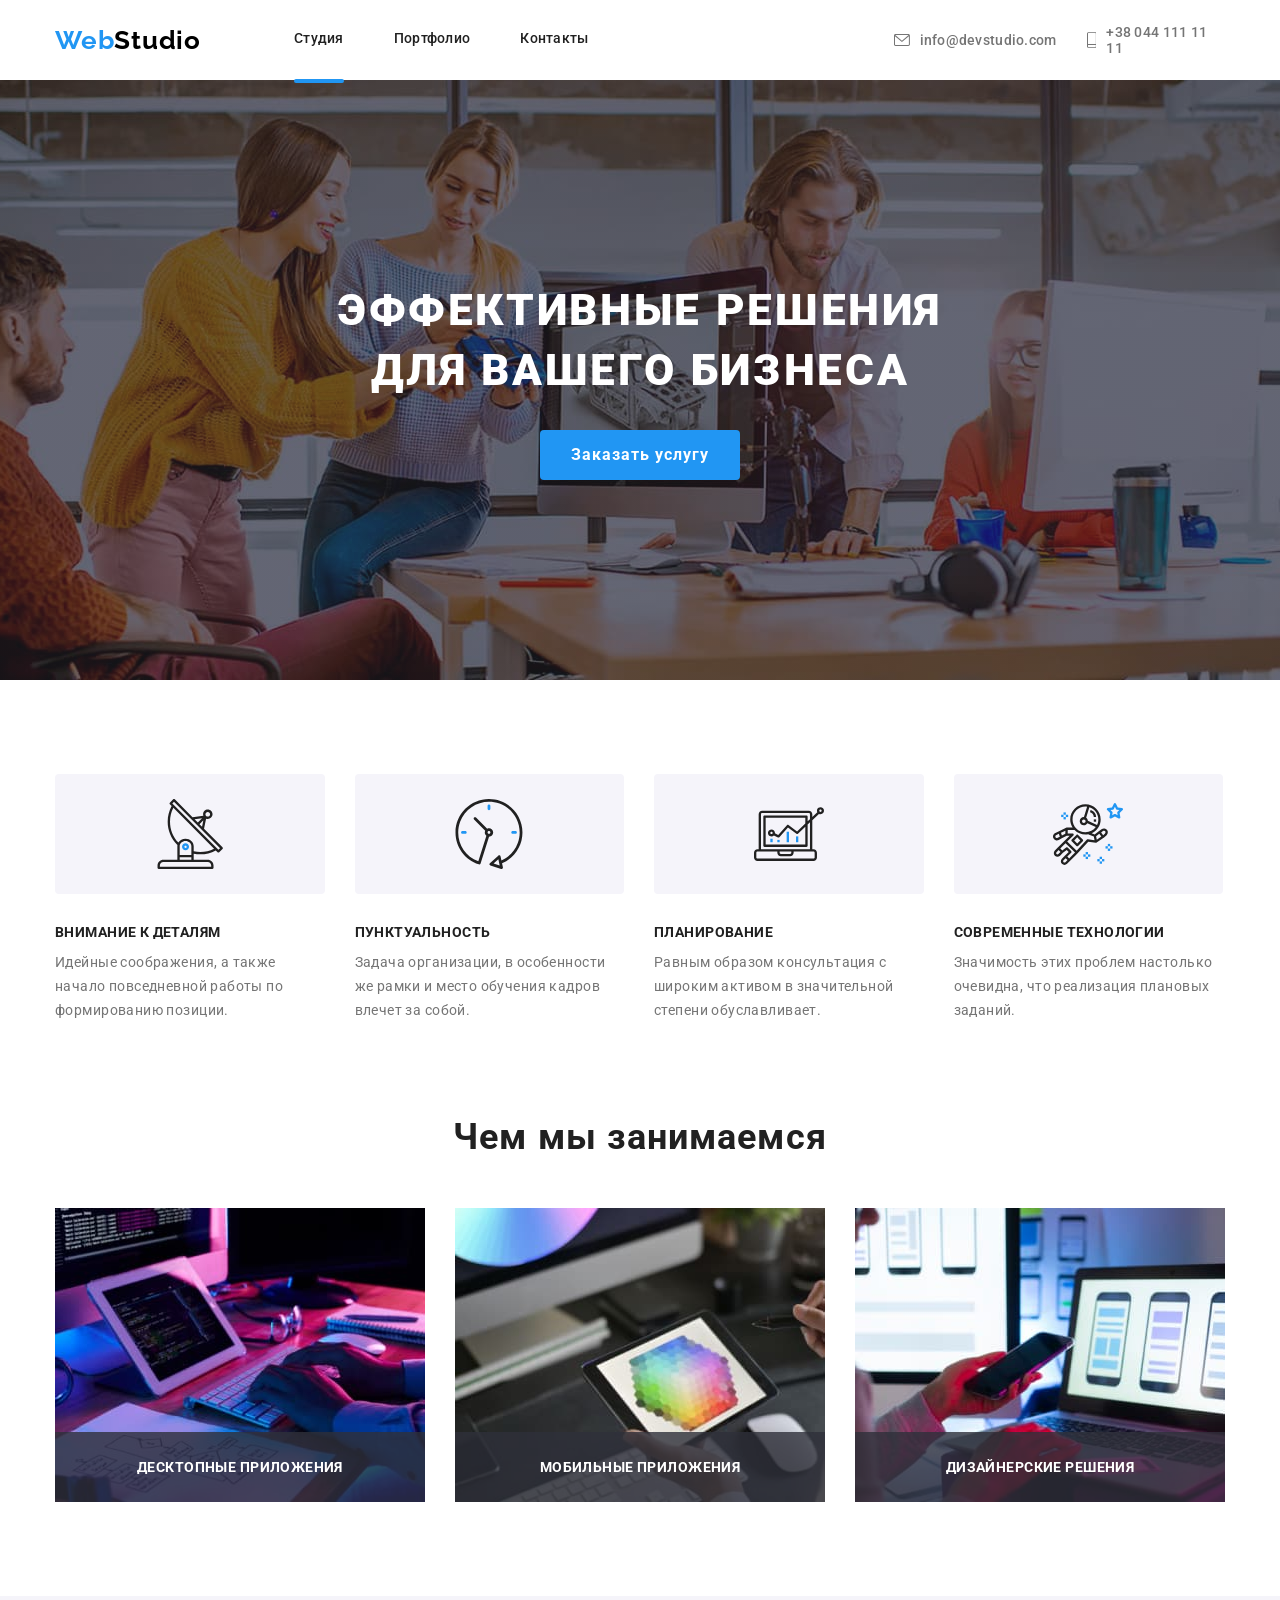
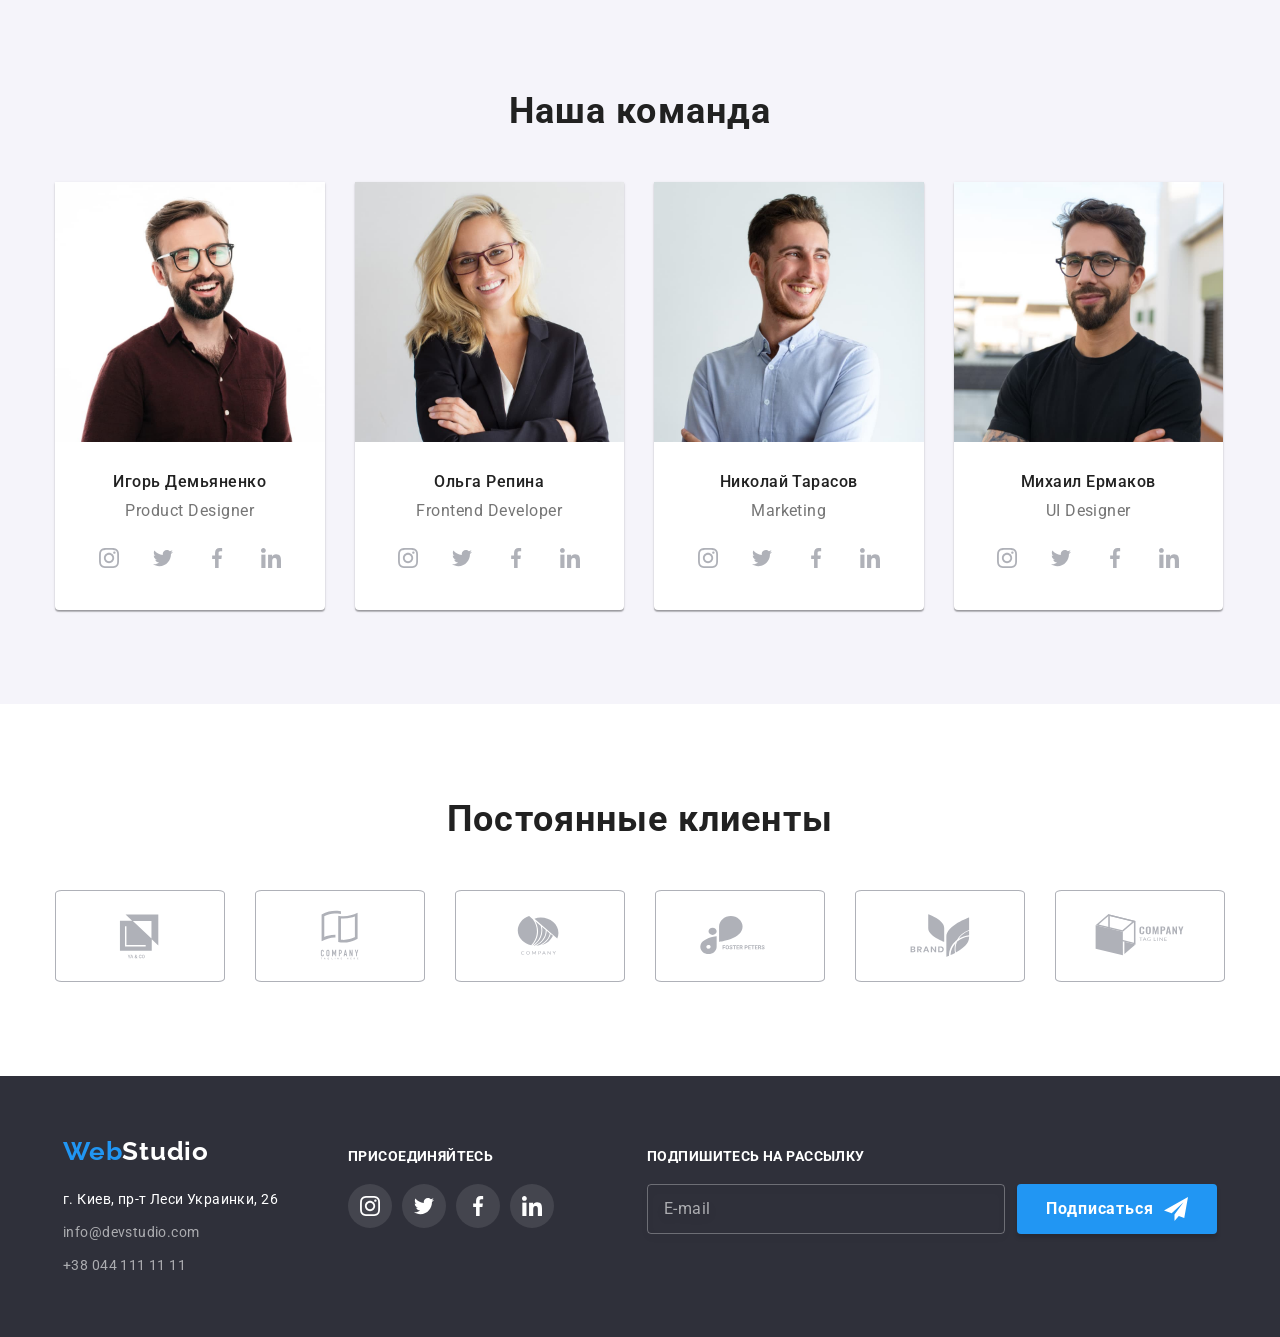
<file: index.html>
<!DOCTYPE html>
<html lang="ru">
<head>
    <meta charset="UTF-8">
    <meta http-equiv="X-UA-Compatible" content="IE=edge">
    <meta name="viewport" content="width=device-width, initial-scale=1.0">
    <title>WebStudio</title>
    <link rel="stylesheet" href="https://cdnjs.cloudflare.com/ajax/libs/modern-normalize/1.0.0/modern-normalize.min.css" />
    <link rel="preconnect" href="https://fonts.googleapis.com">
    <link rel="preconnect" href="https://fonts.gstatic.com" crossorigin>
    <link href="https://fonts.googleapis.com/css2?family=Raleway:wght@700&family=Roboto:wght@400;500;700;900&display=swap"
    rel="stylesheet">
    <link rel="stylesheet" href="./css/main.css">
</head>
<body>
    <header>
        <!-- Навигация -->
        <nav class="top_panel">
            <!-- Лого -->
            <a href="" class="logo logo--dark"><span class="logo--highlighting">Web</span>Studio</a>
            <!-- Меню -->
            <ul class="menu top_panel__menu">
                <li><a href="./index.html" class="nav_text menu__nav_text underline">Студия</a></li>
                <li class="menu__items">
                    <a href="./portfolio.html" class="nav_text menu__nav_text">Портфолио</a>
                </li>
                <li class="menu__items">
                    <a href="#bottom_panel" class="nav_text menu__nav_text">Контакты</a>
                </li>            
            </ul>
            <!-- Контакты -->
            <ul class="contacts top_panel__contacts">
                <li class="contacts__item">
                    <a href="mailto:info@devstudio.com" class="contacts_container">
                        <svg class="contacts_container__icon_mail">
                            <use href="./img/icons/symbol-defs.svg#icon-mail"></use>
                        </svg>
                        <p class="contacts_container__nav_text nav_text--dim">info@devstudio.com</p>
                    </a>
                </li>
                <li class="contacts__item">
                    <a href="tel:+380441111111" class="contacts_container">
                        <svg class="contacts_container__icon_phone">
                            <use href="./img/icons/symbol-defs.svg#icon-phone"></use>
                        </svg>
                        <p class="contacts_container__nav_text nav_text--dim">+38 044 111 11 11</p>
                    </a>
                </li>
            </ul>
            <button type="button" class="menu_open_btn">
                <svg class="menu_open_btn_icon">
                    <use href="./img/icons/symbol-defs.svg#icon-menu_open"></use>
                </svg>
            </button>
        </nav>
        <div class="mob_menu is_hidden">
            <button type="button" class="mob_menu__close_btn">
                <svg class="close_btn_icon">
                    <use href="./img/icons/symbol-defs.svg#icon-menu_close"></use>
                </svg>
            </button>
            <!-- Меню -->
            <ul>
                <li>
                    <a href="./index.html" class="mob_menu__text">Студия</a>
                </li>
                <li class="mob_menu__items">
                    <a href="./portfolio.html" class="mob_menu__text">Портфолио</a>
                </li>
                <li class="mob_menu__items">
                    <a href="#bottom_panel" class="mob_menu__text">Контакты</a>
                </li>
            </ul>
            <!-- Контакты -->
            <div class="mob_menu_bottom">
                <ul class="mob_contacts">
                    <li class="mob_contacts__box">
                        <a href="" class="mob_contacts__tel">+38 044 111 11 11</a>
                    </li>
                    <li class="mob_contacts__box">
                        <a href="" class="mob_contacts__mail">+info@devstudio.com</a>
                    </li>
                </ul>
                <!-- Линки -->
                <ul class="mob_menu__link_container">
                    <li class="mob_menu__link_box">
                        <a href="" class="mob_menu__link">Instagram</a>
                    </li>
                    <li class="mob_menu__link_box">
                        <a href="" class="mob_menu__link">Twitter</a>
                    </li>
                    <li class="mob_menu__link_box">
                        <a href="" class="mob_menu__link">Facebook</a>
                    </li>
                    <li class="mob_menu__link_box">
                        <a href="" class="mob_menu__link">LinkedIn</a>
                    </li>
                </ul>
            </div>
        </div>
    </header>
    <main>
        <!-- Превью -->
        <section class="preview_section">
            <div class="preview_container">
                <h1 class="preview_container__title preview_container__title--light">эффективные решения для вашего бизнеса</h1>
                <button type="button" class="preview_container__btn btn btn--light" data-modal-open>Заказать услугу</button>
            </div>
        </section>
        <!-- Хорошие качества -->
        <section class="good_qualities_section">
            <div class="container">
                <ul class="good_qualities">
                    <li class="good_quality good_qualities__good_quality">
                        <div class="good_quality__icon_container icon_container icon_container--light">
                            <svg class="good_quality__icon">
                                <use href="./img/icons/symbol-defs.svg#icon-antenna"></use>
                            </svg>
                        </div>
                        <h3 class="good_quality__title ">Внимание к деталям</h3>
                        <p class="good_quality__text good_quality__text--main">Идейные соображения, а также начало повседневной работы по формированию позиции.</p>
                    </li>
                    <li class="good_quality good_qualities__good_quality">
                        <div class="good_quality__icon_container icon_container icon_container--light">
                            <svg class="good_quality__icon">
                                <use href="./img/icons/symbol-defs.svg#icon-clock"></use>
                            </svg>
                        </div>
                        <h3 class="good_quality__title ">Пунктуальность</h3>
                        <p class="good_quality__text good_quality__text--main">Задача организации, в особенности же рамки и место обучения кадров влечет за собой.</p>
                    </li>
                    <li class="good_quality good_qualities__good_quality">
                        <div class="good_quality__icon_container icon_container icon_container--light">
                            <svg class="good_quality__icon">
                                <use href="./img/icons/symbol-defs.svg#icon-computer"></use>
                            </svg>
                        </div>
                        <h3 class="good_quality__title ">Планирование</h3>
                        <p class="good_quality__text good_quality__text--main">Равным образом консультация с широким активом в значительной степени обуславливает.</p>
                    </li>
                    <li class="good_quality good_qualities__good_quality">
                        <div class="good_quality__icon_container icon_container icon_container--light">
                            <svg class="good_quality__icon">
                                <use href="./img/icons/symbol-defs.svg#icon-astronaut"></use>
                            </svg>
                        </div>
                        <h3 class="good_quality__title ">Современные технологии</h3>
                        <p class="good_quality__text good_quality__text--main">Значимость этих проблем настолько очевидна, что реализация плановых заданий.</p>
                    </li>
                </ul>
            </div>
            </section>
            <!-- Чем мы занимаемся -->
            <section class="section only_desktop">
                <div class="container">
                    <h2 class="studio_title">Чем мы занимаемся</h2>
                    <ul class="list">
                        <li class="what_we_do_box">
                            <img src="./img/box1.jpg" alt="">
                            <div class="what_we_do_box__title_container">
                                <h3 class="what_we_do_box__title what_we_do_box__title--light">Десктопные приложения</h3>
                            </div>
                        </li>
                        <li class="what_we_do_box">
                            <img src="./img/box2.jpg" alt="">
                            <div class="what_we_do_box__title_container">
                                <h3 class="what_we_do_box__title what_we_do_box__title--light">Мобильные приложения</h3>
                            </div>
                        </li>
                        <li class="what_we_do_box">
                            <img src="./img/box3.jpg" alt="">
                            <div class="what_we_do_box__title_container">
                                <h3 class="what_we_do_box__title what_we_do_box__title--light">Дизайнерские решения</h3>
                            </div>
                        </li>
                    </ul>
                </div>
            </section>
            <!-- Наша команда -->
            <section class="section section--dark">
                <div class="container">
                    <h2 class="studio_title">Наша команда</h2>
                    <ul class="our_team">
                        <!-- 1 -->
                        <li class="our_team__box our_team__box--light">
                            <picture>
                                <source
                                srcset="
                                ./img/our-team/desktop/product_designer.jpg 1x,
                                ./img/our-team/desktop/product_designer-2x.jpg 2x
                                "
                                media="(min-width:1200px)"
                                />
                                <source
                                srcset="
                                ./img/our-team/tablet/product_designer.jpg 1x,
                                ./img/our-team/tablet/product_designer-2x.jpg 2x
                                "
                                media="(min-width:768px)"
                                />
                                <source
                                srcset="
                                ./img/our-team/mobile/product_designer.jpg 1x,
                                ./img/our-team/mobile/product_designer-2x.jpg 2x
                                "
                                media="(min-width:480px)"
                                />
                                <img src="./img/our-team/desktop/product_designer.jpg" alt="">
                            </picture>
                            <div class="our_team__text_box">
                                <h4 class="our_team__title">Игорь Демьяненко</h4>
                                <p class="our_team__text our_team__text--main">Product Designer</p>
                                <ul class="our_team__icon_box">
                                    <li class="icon_link_item">
                                        <a href="" class="icon_circle">
                                            <svg class="our_team__icon">
                                                <use href="./img/icons/symbol-defs.svg#icon-instagram"></use>
                                            </svg>
                                        </a>
                                    </li>
                                    <li class="icon_link_item">
                                        <a href="" class="icon_circle">
                                            <svg class="our_team__icon">
                                                <use href="./img/icons/symbol-defs.svg#icon-twitter"></use>
                                            </svg>
                                        </a>
                                    </li>
                                    <li class="icon_link_item">
                                        <a href="" class="icon_circle">
                                            <svg class="our_team__icon">
                                                <use href="./img/icons/symbol-defs.svg#icon-facebook"></use>
                                            </svg>
                                        </a>
                                    </li>
                                    <li class="icon_link_item">
                                        <a href="" class="icon_circle">
                                            <svg class="our_team__icon">
                                                <use href="./img/icons/symbol-defs.svg#icon-linkedin"></use>
                                            </svg>
                                        </a>
                                    </li>
                                </ul>
                            </div>
                        </li>
                        <!-- 2 -->
                        <li class="our_team__box our_team__box--light">
                            <picture>
                                <source
                                srcset="
                                ./img/our-team/desktop/fronted_developer.jpg 1x,
                                ./img/our-team/desktop/fronted_developer-2x.jpg 2x
                                "
                                media="(min-width:1200px)"
                                />
                                <source
                                srcset="
                                ./img/our-team/tablet/fronted_developer.jpg 1x,
                                ./img/our-team/tablet/fronted_developer-2x.jpg 2x
                                "
                                media="(min-width:768px)"
                                />
                                <source
                                srcset="
                                ./img/our-team/mobile/fronted_developer.jpg 1x,
                                ./img/our-team/mobile/fronted_developer-2x.jpg 2x
                                "
                                media="(min-width:480px)"
                                />
                                <img src="./img/our-team/desktop/fronted_developer.jpg" alt="">
                            </picture>
                            <div class="our_team__text_box">
                                <h4 class="our_team__title">Ольга Репина</h4>
                                <p class="our_team__text our_team__text--main">Frontend Developer</p>
                                    <ul class="our_team__icon_box">
                                        <li class="icon_link_item">
                                            <a href="" class="icon_circle">
                                                <svg class="our_team__icon">
                                                    <use href="./img/icons/symbol-defs.svg#icon-instagram"></use>
                                                </svg>
                                            </a>
                                        </li>
                                        <li class="icon_link_item">
                                            <a href="" class="icon_circle">
                                                <svg class="our_team__icon">
                                                    <use href="./img/icons/symbol-defs.svg#icon-twitter"></use>
                                                </svg>
                                            </a>
                                        </li>
                                        <li class="icon_link_item">
                                            <a href="" class="icon_circle">
                                                <svg class="our_team__icon">
                                                    <use href="./img/icons/symbol-defs.svg#icon-facebook"></use>
                                                </svg>
                                            </a>
                                        </li>
                                        <li class="icon_link_item">
                                            <a href="" class="icon_circle">
                                                <svg class="our_team__icon">
                                                    <use href="./img/icons/symbol-defs.svg#icon-linkedin"></use>
                                                </svg>
                                            </a>
                                        </li>
                                    </ul>
                            </div>
                        </li>
                        <!-- 3-->
                        <li class="our_team__box our_team__box--light">
                            <picture>
                                <source
                                srcset="
                                ./img/our-team/desktop/marketing.jpg 1x,
                                ./img/our-team/desktop/marketing-2x.jpg 2x
                                "
                                media="(min-width:1200px)"
                                />
                                <source
                                srcset="
                                ./img/our-team/tablet/marketing.jpg 1x,
                                ./img/our-team/tablet/marketing-2x.jpg 2x
                                "
                                media="(min-width:768px)"
                                />
                                <source
                                srcset="
                                ./img/our-team/mobile/marketing.jpg 1x,
                                ./img/our-team/mobile/marketing-2x.jpg 2x
                                "
                                media="(min-width:480px)"
                                />
                                <img src="./img/our-team/desktop/marketing.jpg" alt="">
                            </picture>
                            <div class="our_team__text_box">
                                <h4 class="our_team__title">Николай Тарасов</h4>
                                <p class="our_team__text our_team__text--main">Marketing</p>
                                <ul class="our_team__icon_box">
                                    <li class="icon_link_item">
                                        <a href="" class="icon_circle">
                                            <svg class="our_team__icon">
                                                <use href="./img/icons/symbol-defs.svg#icon-instagram"></use>
                                            </svg>
                                        </a>
                                    </li>
                                    <li class="icon_link_item">
                                        <a href="" class="icon_circle">
                                            <svg class="our_team__icon">
                                                <use href="./img/icons/symbol-defs.svg#icon-twitter"></use>
                                            </svg>
                                        </a>
                                    </li>
                                    <li class="icon_link_item">
                                        <a href="" class="icon_circle">
                                            <svg class="our_team__icon">
                                                <use href="./img/icons/symbol-defs.svg#icon-facebook"></use>
                                            </svg>
                                        </a>
                                    </li>
                                    <li class="icon_link_item">
                                        <a href="" class="icon_circle">
                                            <svg class="our_team__icon">
                                                <use href="./img/icons/symbol-defs.svg#icon-linkedin"></use>
                                            </svg>
                                        </a>
                                    </li>
                                </ul>
                            </div>
                        </li>
                        <!-- 4 -->
                        <li class="our_team__box our_team__box--light">
                            <picture>
                                <source
                                srcset="
                                ./img/our-team/desktop/ui_designer.jpg 1x,
                                ./img/our-team/desktop/ui_designer-2x.jpg 2x
                                "
                                media="(min-width:1200px)"
                                />
                                <source
                                srcset="
                                ./img/our-team/tablet/ui_designer.jpg 1x,
                                ./img/our-team/tablet/ui_designer-2x.jpg 2x
                                "
                                media="(min-width:768px)"
                                />
                                <source
                                srcset="
                                ./img/our-team/mobile/ui_designer.jpg 1x,
                                ./img/our-team/mobile/ui_designer-2x.jpg 2x
                                "
                                media="(min-width:480px)"
                                />
                                <img src="./img/our-team/desktop/ui_designer.jpg" alt="">
                            </picture>
                            <div class="our_team__text_box">
                                <h4 class="our_team__title">Михаил Ермаков</h4>
                                <p class="our_team__text our_team__text--main">UI Designer</p>
                                <ul class="our_team__icon_box">
                                    <li class="icon_link_item">
                                        <a href="" class="icon_circle">
                                            <svg class="our_team__icon">
                                                <use href="./img/icons/symbol-defs.svg#icon-instagram"></use>
                                            </svg>
                                        </a>
                                    </li>
                                    <li class="icon_link_item">
                                        <a href="" class="icon_circle">
                                            <svg class="our_team__icon">
                                                <use href="./img/icons/symbol-defs.svg#icon-twitter"></use>
                                            </svg>
                                        </a>
                                    </li>
                                    <li class="icon_link_item">
                                        <a href="" class="icon_circle">
                                            <svg class="our_team__icon">
                                                <use href="./img/icons/symbol-defs.svg#icon-facebook"></use>
                                            </svg>
                                        </a>
                                    </li>
                                    <li class="icon_link_item">
                                        <a href="" class="icon_circle">
                                            <svg class="our_team__icon">
                                                <use href="./img/icons/symbol-defs.svg#icon-linkedin"></use>
                                            </svg>
                                        </a>
                                    </li>
                                </ul>
                            </div>
                        </li>
                    </ul>
                </div>
            </section>
            <!-- Постоянные клиенты -->
            <section class="section">
                <div class="container">
                    <h2 class="studio_title">Постоянные клиенты</h2>
                    <ul class="clients">
                        <!-- 1 -->
                        <li class="client clients__client">
                            <a href="" class="client__line">
                                <svg class="client__icon">
                                    <use href="./img/icons/symbol-defs.svg#icon-client-1"></use>
                                </svg>
                            </a>
                        </li>
                        <!-- 2 -->
                        <li class="client clients__client">
                            <a href="" class="client__line">
                                <svg class="client__icon">
                                    <use href="./img/icons/symbol-defs.svg#icon-client-2"></use>
                                </svg>
                            </a>
                        </li>
                        <!-- 3 -->
                        <li class="client clients__client">
                            <a href="" class="client__line">
                                <svg class="client__icon">
                                    <use href="./img/icons/symbol-defs.svg#icon-client-3"></use>
                                </svg>
                            </a>
                        </li>
                        <!-- 4 -->
                        <li class="client clients__client">
                            <a href="" class="client__line">
                                <svg class="client__icon">
                                    <use href="./img/icons/symbol-defs.svg#icon-client-4"></use>
                                </svg>
                            </a>
                        </li>
                        <!-- 5 -->
                        <li class="client clients__client">
                            <a href="" class="client__line">
                                <svg class="client__icon">
                                    <use href="./img/icons/symbol-defs.svg#icon-client-5"></use>
                                </svg>
                            </a>
                        </li>
                        <!-- 6 -->
                        <li class="client clients__client">
                            <a href="" class="client__line">
                                <svg class="client__icon">
                                    <use href="./img/icons/symbol-defs.svg#icon-client-6"></use>
                                </svg>
                            </a>
                        </li>
                    </ul>
                </div>
            </section>
    </main>
    <!-- Нижняя панель -->
    <footer id="bottom_panel">
        <div class="container">
            <div>
                <!-- Лого -->
                <a href="" class="logo logo--light"><span class="logo--highlighting">Web</span>Studio</a>
                <!-- Контакты -->
                <p class="bottom_panel__adress">г. Киев, пр-т Леси Украинки, 26</p>
                <p class="bottom_panel__contacts_item">
                    <a href="mailto:info@devstudio.com" class="bottom_panel__contacts">info@devstudio.com</a>
                </p>
                <p class="bottom_panel__contacts_item">
                    <a href="tel:+380441111111" class="bottom_panel__contacts">+38 044 111 11 11</a>
                </p>
            </div>
            <!-- Соц сети -->
            <div class="bottom_panel__join_us_container join_us_container">
                <h4 class="bottom_panel__title bottom_panel__title--light">Присоединяйтесь</h4>
                <!-- Кружки -->
                <ul class="bottom_panel__icon_box">
                    <li class="icon_link_item">
                        <a href="" class="bottom_panel__icon_circle icon_circle icon_circle--dark">
                            <svg class="bottom_panel__icon">
                                <use href="./img/icons/symbol-defs.svg#icon-instagram"></use>
                            </svg>
                        </a>
                    </li>
                    <li class="icon_link_item">
                        <a href="" class="bottom_panel__icon_circle icon_circle icon_circle--dark">
                            <svg class="bottom_panel__icon">
                                <use href="./img/icons/symbol-defs.svg#icon-twitter"></use>
                            </svg>
                        </a>
                    </li>
                    <li class="icon_link_item">
                        <a href="" class="bottom_panel__icon_circle icon_circle icon_circle--dark">
                            <svg class="bottom_panel__icon">
                                <use href="./img/icons/symbol-defs.svg#icon-facebook"></use>
                            </svg>
                        </a>
                    </li>
                    <li class="icon_link_item">
                        <a href="" class="bottom_panel__icon_circle icon_circle icon_circle--dark">
                            <svg class="bottom_panel__icon">
                                <use href="./img/icons/symbol-defs.svg#icon-linkedin"></use>
                            </svg>
                        </a>
                    </li>
                </ul>
            </div>
            <div class="subscribe_container bottom_panel__subscribe_container">
                <h4 class="bottom_panel__title bottom_panel__title--light">Подпишитесь на рассылку</h4>
                <form action="" class="bottom_panel__input_container">
                    <input type="email" name="mailing-address" placeholder="E-mail" class="bottom_panel__input" required>
                    <button type="submit" class="bottom_panel__btn btn btn--light">Подписаться
                        <svg class="subscribe_icon">
                            <use href="./img/icons/symbol-defs.svg#icon-send"></use>
                        </svg>
                    </button>
                </form>
            </div>
        </div>
    </footer>
    <!-- Форма -->
    <div class="backdrop is_hidden" data-modal>
        <div class="modal">
            <button class="modal__close_btn close_btn close_btn--light" data-modal-close>
                <svg class="modal__close__icon_exit">
                    <use href="./img/icons/symbol-defs.svg#icon-exit"></use>
                </svg>
            </button>
            <p class="modal__text">Оставьте свои данные, мы вам перезвоним</p>
            <form action="">
                <label class="modal__label modal__label--main">Имя
                    <div class="modal__input_wrap">
                        <input type="text" class="modal__input" name="user-name" required>
                        <svg class="modal__input_icon">
                            <use href="./img/icons/symbol-defs.svg#icon-person"></use>
                        </svg>
                    </div>
                </label>
                <label class="modal__label modal__label--main">Телефон
                    <div class="modal__input_wrap">
                        <input type="tel" class="modal__input" name="user-tel" required>
                        <svg class="modal__input_icon">
                            <use href="./img/icons/symbol-defs.svg#icon-phone"></use>
                        </svg>
                    </div>
                </label>
                <label class="modal__label modal__label--main">Почта
                    <div class="modal__input_wrap">
                        <input type="email" class="modal__input" name="user-email">
                        <svg class="modal__input_icon">
                            <use href="./img/icons/symbol-defs.svg#icon-email"></use>
                        </svg>
                    </div>
                </label>
                <label class="modal__label modal__label--main" for="user-comment">Комментарий</label>
                    <textarea name="user-comment" id="user-comment" class="modal__comment modal__comment--main" placeholder="Введите текст"></textarea>
                    <div class="modal__checkbox_container">
                        <input type="checkbox" name="user-consent" id="user-consent" class="modal__checkbox visually_hidden" required>
                        <label for="user-consent" class="modal__consent modal__consent--main">Соглашаюсь с рассылкой и принимаю
                            <a href="" class="modal__underlined_text">Условия договора</a>
                        </label>
                    </div>
                    <div class="modal__btn_container">
                        <button type="submit" class="modal__btn btn btn--light">Отправить</button>
                    </div>
            </form>
        </div>
    </div>
    <script src="./js/modal.js"></script>
    <script src="./js/menu.js"></script>
</body>
</html>
</file>
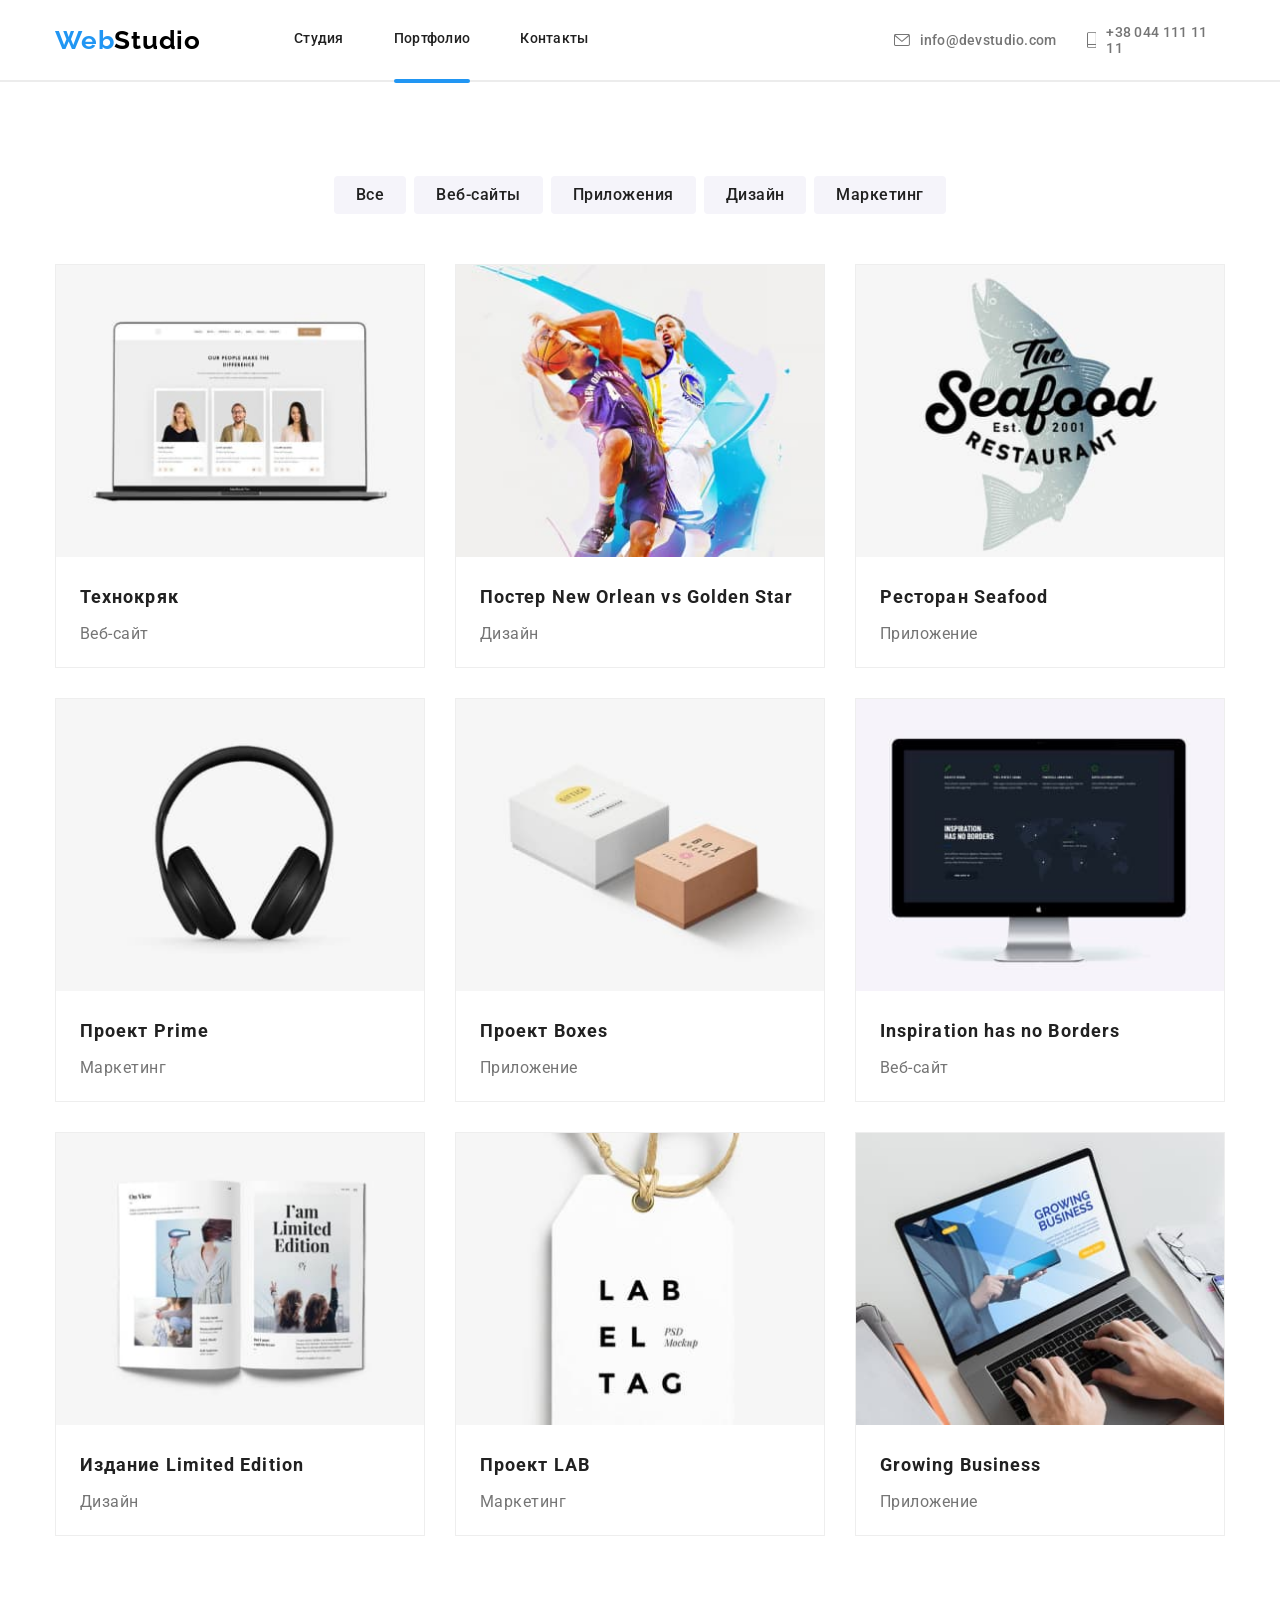
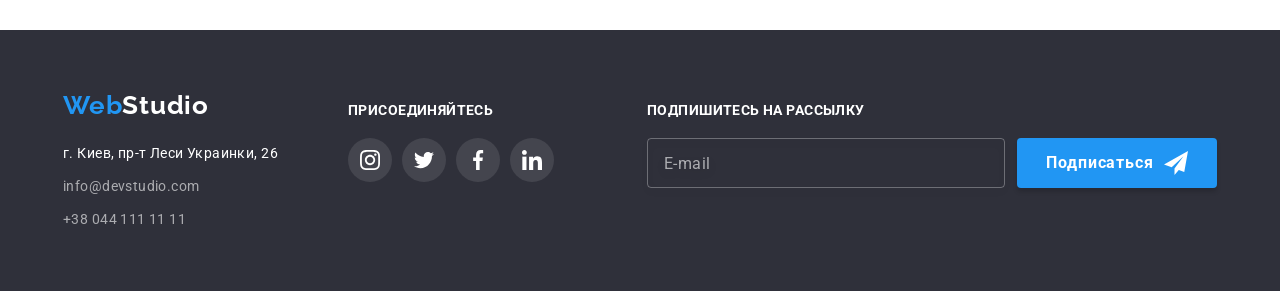
<file: portfolio.html>
<!DOCTYPE html>
<html lang="ru">

<head>
    <meta charset="UTF-8">
    <meta http-equiv="X-UA-Compatible" content="IE=edge">
    <meta name="viewport" content="width=device-width, initial-scale=1.0">
    <title>WebStudio</title>
    <link rel="stylesheet" href="https://cdnjs.cloudflare.com/ajax/libs/modern-normalize/1.0.0/modern-normalize.min.css" />
    <link rel="preconnect" href="https://fonts.googleapis.com">
    <link rel="preconnect" href="https://fonts.gstatic.com" crossorigin>
    <link href="https://fonts.googleapis.com/css2?family=Raleway:wght@700&family=Roboto:wght@400;500;700;900&display=swap"
        rel="stylesheet">
    <link rel="stylesheet" href="./css/main.css">
</head>

<body>
 <header>
        <!-- Навигация -->
        <nav class="top_panel">
            <!-- Лого -->
            <a href="" class="logo logo--dark"><span class="logo--highlighting">Web</span>Studio</a>
            <!-- Меню -->
            <ul class="menu top_panel__menu">
                <li><a href="./index.html" class="nav_text menu__nav_text ">Студия</a></li>
                <li class="menu__items">
                    <a href="./portfolio.html" class="nav_text menu__nav_text underline">Портфолио</a>
                </li>
                <li class="menu__items">
                    <a href="#bottom_panel" class="nav_text menu__nav_text">Контакты</a>
                </li>            
            </ul>
            <!-- Контакты -->
            <ul class="contacts top_panel__contacts">
                <li class="contacts__item">
                    <a href="mailto:info@devstudio.com" class="contacts_container">
                        <svg class="contacts_container__icon_mail">
                            <use href="./img/icons/symbol-defs.svg#icon-mail"></use>
                        </svg>
                        <p class="contacts_container__nav_text nav_text--dim">info@devstudio.com</p>
                    </a>
                </li>
                <li class="contacts__item">
                    <a href="tel:+380441111111" class="contacts_container">
                        <svg class="contacts_container__icon_phone">
                            <use href="./img/icons/symbol-defs.svg#icon-phone"></use>
                        </svg>
                        <p class="contacts_container__nav_text nav_text--dim">+38 044 111 11 11</p>
                    </a>
                </li>
            </ul>
            <button type="button" class="menu_open_btn">
                <svg class="menu_open_btn_icon">
                    <use href="./img/icons/symbol-defs.svg#icon-menu_open"></use>
                </svg>
            </button>
        </nav>
        <hr class="line">
        <div class="mob_menu is_hidden">
            <button type="button" class="mob_menu__close_btn">
                <svg class="close_btn_icon">
                    <use href="./img/icons/symbol-defs.svg#icon-menu_close"></use>
                </svg>
            </button>
            <!-- Меню -->
            <ul>
                <li>
                    <a href="./index.html" class="mob_menu__text">Студия</a>
                </li>
                <li class="mob_menu__items">
                    <a href="./portfolio.html" class="mob_menu__text">Портфолио</a>
                </li>
                <li class="mob_menu__items">
                    <a href="#bottom_panel" class="mob_menu__text">Контакты</a>
                </li>
            </ul>
            <!-- Контакты -->
            <div class="mob_menu_bottom">
                <ul class="mob_contacts">
                    <li class="mob_contacts__box">
                        <a href="" class="mob_contacts__tel">+38 044 111 11 11</a>
                    </li>
                    <li class="mob_contacts__box">
                        <a href="" class="mob_contacts__mail">+info@devstudio.com</a>
                    </li>
                </ul>
                <!-- Линки -->
                <ul class="mob_menu__link_container">
                    <li class="mob_menu__link_box">
                        <a href="" class="mob_menu__link">Instagram</a>
                    </li>
                    <li class="mob_menu__link_box">
                        <a href="" class="mob_menu__link">Twitter</a>
                    </li>
                    <li class="mob_menu__link_box">
                        <a href="" class="mob_menu__link">Facebook</a>
                    </li>
                    <li class="mob_menu__link_box">
                        <a href="" class="mob_menu__link">LinkedIn</a>
                    </li>
                </ul>
            </div>
        </div>
    </header>
    <main>
        <section class="section">
            <div class="container">
                <ul class="portfolio_btns">
                    <li class="portfolio_btns__btn_container"><button type="button" class="portfolio_btns__btn portfolio_btns__btn--dim">Все</button></li>
                    <li class="portfolio_btns__btn_container"><button type="button" class="portfolio_btns__btn portfolio_btns__btn--dim">Веб-сайты</button></li>
                    <li class="portfolio_btns__btn_container"><button type="button" class="portfolio_btns__btn portfolio_btns__btn--dim">Приложения</button></li>
                    <li class="portfolio_btns__btn_container"><button type="button" class="portfolio_btns__btn portfolio_btns__btn--dim">Дизайн</button></li>
                    <li class="portfolio_btns__btn_container"><button type="button" class="portfolio_btns__btn portfolio_btns__btn--dim">Маркетинг</button></li>
                </ul>
                <ul class="project_list">
                    <li class="project">
                        <div class="project__picture_box">
                            <picture>
                                <source
                                srcset="
                                ./img/projects/desktop/technokryak.jpg 1x,
                                ./img/projects/desktop/technokryak-2x.jpg 2x
                                "
                                media="(min-width:1200px)"
                                />
                                <source
                                srcset="
                                ./img/projects/desktop/technokryak.jpg 1x,
                                ./img/projects/desktop/technokryak-2x.jpg 2x
                                "
                                media="(min-width:768px)"
                                />
                                <source
                                srcset="
                                ./img/projects/desktop/technokryak.jpg 1x,
                                ./img/projects/desktop/technokryak-2x.jpg 2x
                                "
                                media="(min-width:480px)"
                                />
                                <img src="./img/projects/desktop/technokryak.jpg" alt="Технокряк">
                            </picture>
                            <p class="project__top_text top_text top_text--light">Ресурс предлагает комплексные предложения с разным уровнем функционала и сервисов. Все это позволит посетителю получить
                            исчерпывающие сведения о компании или частном лице.</p>
                        </div>
                        <div class="project__text_box">
                            <h3 class="project__title">Технокряк</h3>
                            <p class="project__text text--main_color">Веб-сайт</p>
                        </div>
                    </li>
                    <li class="project">
                        <div class="project__picture_box">
                            <picture>
                                <source
                                srcset="
                                ./img/projects/desktop/poster.jpg 1x,
                                ./img/projects/desktop/poster-2x.jpg 2x
                                "
                                media="(min-width:1200px)"
                                />
                                <source
                                srcset="
                                ./img/projects/desktop/poster.jpg 1x,
                                ./img/projects/desktop/poster-2x.jpg 2x
                                "
                                media="(min-width:768px)"
                                />
                                <source
                                srcset="
                                ./img/projects/desktop/poster.jpg 1x,
                                ./img/projects/desktop/poster-2x.jpg 2x
                                "
                                media="(min-width:480px)"
                                />
                                <img src="./img/projects/desktop/poster.jpg" alt="Постер New Orlean vs Golden Star">
                            </picture>
                        <p class="project__top_text top_text top_text--light">Ресурс предлагает комплексные предложения с разным уровнем функционала и сервисов. Все это
                            позволит посетителю получить
                            исчерпывающие сведения о компании или частном лице.</p>
                        </div>
                        <div class="project__text_box">
                            <h3 class="project__title">Постер New Orlean vs Golden Star</h3>
                            <p class="project__text text--main_color">Дизайн</p>
                        </div>
                    </li>
                    <li class="project">
                        <div class="project__picture_box">
                        <picture>
                                <source
                                srcset="
                                ./img/projects/desktop/seafood.jpg 1x,
                                ./img/projects/desktop/seafood-2x.jpg 2x
                                "
                                media="(min-width:1200px)"
                                />
                                <source
                                srcset="
                                ./img/projects/desktop/seafood.jpg 1x,
                                ./img/projects/desktop/seafood-2x.jpg 2x
                                "
                                media="(min-width:768px)"
                                />
                                <source
                                srcset="
                                ./img/projects/desktop/seafood.jpg 1x,
                                ./img/projects/desktop/seafood-2x.jpg 2x
                                "
                                media="(min-width:480px)"
                                />
                                <img src="./img/projects/desktop/seafood.jpg" alt="Ресторан Seafood">
                            </picture>
                        <p class="project__top_text top_text top_text--light">Ресурс предлагает комплексные предложения с разным уровнем функционала и сервисов. Все это
                            позволит посетителю получить
                            исчерпывающие сведения о компании или частном лице.</p>
                        </div>
                        <div class="project__text_box">
                            <h3 class="project__title">Ресторан Seafood</h3>
                            <p class="project__text text--main_color">Приложение</p>
                        </div>
                    </li>
                    <li class="project">
                        <div class="project__picture_box">
                        <picture>
                                <source
                                srcset="
                                ./img/projects/desktop/prime.jpg 1x,
                                ./img/projects/desktop/prime-2x.jpg 2x
                                "
                                media="(min-width:1200px)"
                                />
                                <source
                                srcset="
                                ./img/projects/desktop/prime.jpg 1x,
                                ./img/projects/desktop/prime-2x.jpg 2x
                                "
                                media="(min-width:768px)"
                                />
                                <source
                                srcset="
                                ./img/projects/desktop/prime.jpg 1x,
                                ./img/projects/desktop/prime-2x.jpg 2x
                                "
                                media="(min-width:480px)"
                                />
                                <img src="./img/projects/desktop/prime.jpg" alt="Проект Prime">
                            </picture>
                        <p class="project__top_text top_text top_text--light">Ресурс предлагает комплексные предложения с разным уровнем функционала и сервисов. Все это
                            позволит посетителю получить
                            исчерпывающие сведения о компании или частном лице.</p>
                        </div>
                        <div class="project__text_box">
                            <h3 class="project__title">Проект Prime</h3>
                            <p class="project__text text--main_color">Маркетинг</p>
                        </div>
                    </li>
                    <li class="project">
                        <div class="project__picture_box">
                         <picture>
                                <source
                                srcset="
                                ./img/projects/desktop/boxes.jpg 1x,
                                ./img/projects/desktop/boxes-2x.jpg 2x
                                "
                                media="(min-width:1200px)"
                                />
                                <source
                                srcset="
                                ./img/projects/desktop/boxes.jpg 1x,
                                ./img/projects/desktop/boxes-2x.jpg 2x
                                "
                                media="(min-width:768px)"
                                />
                                <source
                                srcset="
                                ./img/projects/desktop/boxes.jpg 1x,
                                ./img/projects/desktop/boxes-2x.jpg 2x
                                "
                                media="(min-width:480px)"
                                />
                                <img src="./img/projects/desktop/boxes.jpg" alt="Boxes">
                            </picture>
                        <p class="project__top_text top_text top_text--light">Ресурс предлагает комплексные предложения с разным уровнем функционала и сервисов. Все это
                            позволит посетителю получить
                            исчерпывающие сведения о компании или частном лице.</p>
                        </div>
                        <div class="project__text_box">
                            <h3 class="project__title">Проект Boxes</h3>
                            <p class="project__text text--main_color">Приложение</p>
                        </div>    
                    </li>
                    <li class="project">
                        <div class="project__picture_box">
                         <picture>
                                <source
                                srcset="
                                ./img/projects/desktop/IHNB.jpg 1x,
                                ./img/projects/desktop/IHNB-2x.jpg 2x
                                "
                                media="(min-width:1200px)"
                                />
                                <source
                                srcset="
                                ./img/projects/desktop/IHNB.jpg 1x,
                                ./img/projects/desktop/IHNB-2x.jpg 2x
                                "
                                media="(min-width:768px)"
                                />
                                <source
                                srcset="
                                ./img/projects/desktop/IHNB.jpg 1x,
                                ./img/projects/desktop/IHNB-2x.jpg 2x
                                "
                                media="(min-width:480px)"
                                />
                                <img src="./img/projects/desktop/IHNB.jpg" alt="Inspiration has no Borders">
                            </picture>
                        <p class="project__top_text top_text top_text--light">Ресурс предлагает комплексные предложения с разным уровнем функционала и сервисов. Все это
                            позволит посетителю получить
                            исчерпывающие сведения о компании или частном лице.</p>
                        </div>
                        <div class="project__text_box">
                            <h3 class="project__title">Inspiration has no Borders</h3>
                            <p class="project__text text--main_color">Веб-сайт</p>
                        </div>
                    </li>
                    <li class="project">
                        <div class="project__picture_box">
                         <picture>
                                <source
                                srcset="
                                ./img/projects/desktop/limited-edition.jpg 1x,
                                ./img/projects/desktop/limited-edition-2x.jpg 2x
                                "
                                media="(min-width:1200px)"
                                />
                                <source
                                srcset="
                                ./img/projects/desktop/limited-edition.jpg 1x,
                                ./img/projects/desktop/limited-edition-2x.jpg 2x
                                "
                                media="(min-width:768px)"
                                />
                                <source
                                srcset="
                                ./img/projects/desktop/limited-edition.jpg 1x,
                                ./img/projects/desktop/limited-edition-2x.jpg 2x
                                "
                                media="(min-width:480px)"
                                />
                                <img src="./img/projects/desktop/limited-edition.jpg" alt=">Издание Limited Edition">
                            </picture>
                        <p class="project__top_text top_text top_text--light">Ресурс предлагает комплексные предложения с разным уровнем функционала и сервисов. Все это
                            позволит посетителю получить
                            исчерпывающие сведения о компании или частном лице.</p>
                        </div>
                        <div class="project__text_box">
                            <h3 class="project__title">Издание Limited Edition</h3>
                            <p class="project__text text--main_color">Дизайн</p>
                        </div>
                    </li>
                    <li class="project">
                        <div class="project__picture_box">
                         <picture>
                                <source
                                srcset="
                                ./img/projects/desktop/lab.jpg 1x,
                                ./img/projects/desktop/lab-2x.jpg 2x
                                "
                                media="(min-width:1200px)"
                                />
                                <source
                                srcset="
                                ./img/projects/desktop/lab.jpg 1x,
                                ./img/projects/desktop/lab-2x.jpg 2x
                                "
                                media="(min-width:768px)"
                                />
                                <source
                                srcset="
                                ./img/projects/desktop/lab.jpg 1x,
                                ./img/projects/desktop/lab-2x.jpg 2x
                                "
                                media="(min-width:480px)"
                                />
                                <img src="./img/projects/desktop/lab.jpg" alt="Проект LAB">
                            </picture>
                        <p class="project__top_text top_text top_text--light">Ресурс предлагает комплексные предложения с разным уровнем функционала и сервисов. Все это
                            позволит посетителю получить
                            исчерпывающие сведения о компании или частном лице.</p>
                        </div>
                        <div class="project__text_box">
                            <h3 class="project__title">Проект LAB</h3>
                            <p class="project__text text--main_color">Маркетинг</p>
                        </div>
                    </li>
                    <li class="project">
                        <div class="project__picture_box">
                         <picture>
                                <source
                                srcset="
                                ./img/projects/desktop/growing-business.jpg 1x,
                                ./img/projects/desktop/growing-business-2x.jpg 2x
                                "
                                media="(min-width:1200px)"
                                />
                                <source
                                srcset="
                                ./img/projects/desktop/growing-business.jpg 1x,
                                ./img/projects/desktop/growing-business-2x.jpg 2x
                                "
                                media="(min-width:768px)"
                                />
                                <source
                                srcset="
                                ./img/projects/desktop/growing-business.jpg 1x,
                                ./img/projects/desktop/growing-business-2x.jpg 2x
                                "
                                media="(min-width:480px)"
                                />
                                <img src="./img/projects/desktop/growing-business.jpg" alt="Growing Business">
                            </picture>
                        <p class="project__top_text top_text top_text--light">Ресурс предлагает комплексные предложения с разным уровнем функционала и сервисов. Все это
                            позволит посетителю получить
                            исчерпывающие сведения о компании или частном лице.</p>
                        </div>
                        <div class="project__text_box">
                            <h3 class="project__title">Growing Business</h3>
                            <p class="project__text text--main_color">Приложение</p>
                        </div>
                    </li>
                </ul>
            </div>
        </section>
    </main>
        <footer id="bottom_panel">
        <div class="container">
            <div>
                <!-- Лого -->
                <a href="" class="logo logo--light"><span class="logo--highlighting">Web</span>Studio</a>
                <!-- Контакты -->
                <p class="bottom_panel__adress">г. Киев, пр-т Леси Украинки, 26</p>
                <p class="bottom_panel__contacts_item">
                    <a href="mailto:info@devstudio.com" class="bottom_panel__contacts">info@devstudio.com</a>
                </p>
                <p class="bottom_panel__contacts_item">
                    <a href="tel:+380441111111" class="bottom_panel__contacts">+38 044 111 11 11</a>
                </p>
            </div>
            <!-- Соц сети -->
            <div class="bottom_panel__join_us_container join_us_container">
                <h4 class="bottom_panel__title bottom_panel__title--light">Присоединяйтесь</h4>
                <!-- Кружки -->
                <ul class="bottom_panel__icon_box">
                    <li class="icon_link_item">
                        <a href="" class="bottom_panel__icon_circle icon_circle icon_circle--dark">
                            <svg class="bottom_panel__icon">
                                <use href="./img/icons/symbol-defs.svg#icon-instagram"></use>
                            </svg>
                        </a>
                    </li>
                    <li class="icon_link_item">
                        <a href="" class="bottom_panel__icon_circle icon_circle icon_circle--dark">
                            <svg class="bottom_panel__icon">
                                <use href="./img/icons/symbol-defs.svg#icon-twitter"></use>
                            </svg>
                        </a>
                    </li>
                    <li class="icon_link_item">
                        <a href="" class="bottom_panel__icon_circle icon_circle icon_circle--dark">
                            <svg class="bottom_panel__icon">
                                <use href="./img/icons/symbol-defs.svg#icon-facebook"></use>
                            </svg>
                        </a>
                    </li>
                    <li class="icon_link_item">
                        <a href="" class="bottom_panel__icon_circle icon_circle icon_circle--dark">
                            <svg class="bottom_panel__icon">
                                <use href="./img/icons/symbol-defs.svg#icon-linkedin"></use>
                            </svg>
                        </a>
                    </li>
                </ul>
            </div>
            <div class="subscribe_container bottom_panel__subscribe_container">
                <h4 class="bottom_panel__title bottom_panel__title--light">Подпишитесь на рассылку</h4>
                <form action="" class="bottom_panel__input_container">
                    <input type="email" name="mailing-address" placeholder="E-mail" class="bottom_panel__input" required>
                    <button type="submit" class="bottom_panel__btn btn btn--light">Подписаться
                        <svg class="subscribe_icon">
                            <use href="./img/icons/symbol-defs.svg#icon-send"></use>
                        </svg>
                    </button>
                </form>
            </div>
        </div>
    </footer>
    <script src="./js/menu.js"></script>
</body>
</html>
</file>
<file: css/main.css>
:root {
  --dark-logo-color:#000;
  --light-logo-color: #fff;
  --main-title-color: #212121;
  --second-title-color: #fff;
  --translucent-color: rgba(255, 255, 255, 0.6);
  --main-text-color: #757575;
  --highlighted-text-color: #2196f3;
  --main-bg-color: #e5e5e5;
  --second-bg-color: #f5f4fa;
  --third-bg-color: #2f303a;
  --fourth-bg-color: #fff;
  --fifth-bg-color: #2196f3;
}

.is_hidden {
  transition: cubic-bezier(0.4, 0, 0.2, 1) 250ms;
  opacity: 0;
  pointer-events: none;
  visibility: hidden;
}

.visually_hidden {
  position: absolute;
  white-space: nowrap;
  width: 1px;
  height: 1px;
  overflow: hidden;
  border: 0;
  padding: 0;
  clip: rect(0 0 0 0);
  clip-path: inset(50%);
  margin: -1px;
}

@media screen and (max-width: 1199px) {
  .only_desktop {
    display: none;
  }
}

*,
*::after,
*::before {
  font-family: Roboto, sans-serif;
  margin: 0;
  padding: 0;
  color: var(--main-title-color);
  box-sizing: border-box;
}

a {
  text-decoration: none;
}

ul,
ol {
  list-style: none;
}

button {
  cursor: pointer;
}

img {
  display: block;
  width: 100%;
  height: auto;
}

.top_panel {
  display: flex;
  align-items: center;
  height: 60px;
  width: 100%;
  padding-left: 15px;
  padding-right: 15px;
  margin: 0 auto;
}

@media screen and (min-width: 768px) {
  .top_panel {
    height: 80px;
    width: 768px;
  }
}

@media screen and (min-width: 1200px) {
  .top_panel {
    width: 1200px;
  }
}

.underline::after {
  content: '';
  opacity: 1;
  display: block;
  bottom: 0;
  cursor: pointer;
  width: 100%;
  height: 4px;
  margin-top: 32px;
  background-color: var(--fifth-bg-color);
  background-size: auto;
  border-radius: 2px;
}

.menu {
  display: none;
}

@media screen and (min-width: 768px) {
  .menu {
    display: flex;
  }
}

.top_panel__menu {
  margin-left: 88px;
  margin-top: 32px;
}

@media screen and (min-width: 1200px) {
  .top_panel__menu {
    margin-left: 93px;
  }
}

.menu__items {
  margin-left: 50px;
}

.menu__nav_text {
  transition: color cubic-bezier(0.4, 0, 0.2, 1) 250ms;
}

.menu__nav_text:hover, .menu__nav_text:focus {
  color: var(--highlighted-text-color);
}

.contacts {
  display: none;
}

@media screen and (min-width: 768px) {
  .contacts {
    display: block;
  }
}

@media screen and (min-width: 1200px) {
  .contacts {
    display: flex;
  }
}

.top_panel__contacts {
  margin-left: 84px;
}

@media screen and (min-width: 1200px) {
  .top_panel__contacts {
    margin-left: 305px;
  }
}

@media screen and (min-width: 1200px) {
  .contacts__item:nth-child(2n) {
    margin-left: 30px;
  }
}

@media screen and (min-width: 768px) and (max-width: 1199px) {
  .contacts__item:nth-child(2n) {
    margin-top: 10px;
  }
}

.contacts_container__icon_mail {
  transition: fill cubic-bezier(0.4, 0, 0.2, 1) 250ms;
  margin-right: 10px;
  width: 14px;
  height: 10px;
  fill: var(--main-text-color);
}

@media screen and (min-width: 1200px) {
  .contacts_container__icon_mail {
    width: 16px;
    height: 12px;
  }
}

.contacts_container__icon_phone {
  transition: fill cubic-bezier(0.4, 0, 0.2, 1) 250ms;
  margin-right: 10px;
  fill: var(--main-text-color);
  width: 10px;
  height: 14px;
}

@media screen and (min-width: 1200px) {
  .contacts_container__icon_phone {
    width: 10px;
    height: 16px;
  }
}

.contacts_container {
  display: flex;
  height: 16px;
  align-items: center;
}

.contacts_container:hover .contacts_container__nav_text, .contacts_container:focus .contacts_container__nav_text {
  color: var(--highlighted-text-color);
}

.contacts_container:hover .contacts_container__icon_mail,
.contacts_container:hover .contacts_container__icon_phone, .contacts_container:focus .contacts_container__icon_mail,
.contacts_container:focus .contacts_container__icon_phone {
  fill: var(--highlighted-text-color);
}

.contacts_container__nav_text {
  font-size: 12px;
  line-height: 14px;
  font-weight: 500;
  letter-spacing: 0.02em;
  transition: color cubic-bezier(0.4, 0, 0.2, 1) 250ms;
}

@media screen and (min-width: 1200px) {
  .contacts_container__nav_text {
    font-size: 14px;
    line-height: 16px;
    font-weight: 500;
    letter-spacing: 0.02em;
  }
}

.menu_open_btn {
  width: 40px;
  height: 40px;
  border: none;
  display: flex;
  justify-content: center;
  align-items: center;
  background-color: #fff;
  margin-left: auto;
}

.menu_open_btn .menu_open_btn_icon:hover, .menu_open_btn .menu_open_btn_icon:focus {
  fill: var(--highlighted-text-color);
}

@media screen and (min-width: 1200px) {
  .menu_open_btn {
    display: none;
  }
}

.menu_open_btn_icon {
  transition: fill, transform cubic-bezier(0.4, 0, 0.2, 1) 250ms;
  fill: var(--main-title-color);
  height: 100%;
  width: 100%;
}

.line {
  border: 1px solid #ececec;
  width: 100%;
}

.mob_menu.is_hidden {
  transform: translate(50%, 0);
}

.mob_menu {
  transform: translate(0, 0);
  transition: transform 350ms;
  overflow-y: auto;
  position: fixed;
  z-index: 1;
  top: 0;
  left: 0;
  background-color: var(--fourth-bg-color);
  width: 100vw;
  height: 100vh;
  padding: 48px 40px;
  display: flex;
  flex-direction: column;
  justify-content: space-between;
}

.mob_menu__close_btn {
  position: absolute;
  top: 10px;
  left: calc(100% - 45px);
  width: 40px;
  height: 40px;
  border: none;
  display: flex;
  justify-content: center;
  align-items: center;
  background-color: #fff;
}

.mob_menu__close_btn .close_btn_icon:hover, .mob_menu__close_btn .close_btn_icon:focus {
  fill: var(--highlighted-text-color);
  transform: rotate(90deg);
}

.close_btn_icon {
  transition: fill, transform cubic-bezier(0.4, 0, 0.2, 1) 250ms;
  fill: var(--main-title-color);
  height: 100%;
  width: 100%;
}

.mob_menu__items {
  margin-top: 32px;
}

.mob_menu__text {
  transition: color cubic-bezier(0.4, 0, 0.2, 1) 250ms;
  font-size: 40px;
  line-height: 47px;
  font-weight: 500;
  letter-spacing: 0.02em;
}

.mob_menu__text:hover, .mob_menu__text:focus {
  color: var(--highlighted-text-color);
}

.mob_contacts__tel {
  font-size: 34px;
  line-height: 40px;
  font-weight: 500;
  letter-spacing: 0.02em;
  color: var(--highlighted-text-color);
}

.mob_contacts__box {
  margin-top: 32px;
}

.mob_contacts__mail {
  font-size: 24px;
  line-height: 28px;
  font-weight: 500;
  letter-spacing: 0.02em;
  margin-top: 32px;
  color: var(--main-text-color);
}

.mob_menu__link_container {
  display: flex;
  margin-top: 64px;
}

.mob_menu__link_box {
  height: 22px;
  display: flex;
  align-items: center;
}

.mob_menu__link_box:nth-child(-n + 3)::after {
  content: "";
  width: 2px;
  height: 22px;
  background-color: rgba(33, 33, 33, 0.2);
  margin-left: 10px;
  margin-right: 10px;
}

.mob_menu__link {
  font-size: 18px;
  line-height: 22px;
  font-weight: 500;
  letter-spacing: 0.02em;
  color: var(--highlighted-text-color);
}

.no_scroll {
  overflow: hidden;
}

.preview_section {
  margin: 0 auto;
  width: 100%;
  height: 400px;
  display: flex;
  align-items: center;
  justify-content: center;
  background-repeat: no-repeat;
  background-position: center;
  background-size: cover;
  background-image: linear-gradient(rgba(47, 48, 58, 0.4), rgba(47, 48, 58, 0.4)), url(../img/preview/preview-mobile.jpg);
}

@media (min-device-pixel-ratio: 2), (min-resolution: 192dpi), (min-resolution: 2dppx) {
  .preview_section {
    background-image: linear-gradient(rgba(47, 48, 58, 0.4), rgba(47, 48, 58, 0.4)), url(../img/preview/preview-mobile-2x.jpg);
  }
}

@media screen and (min-width: 768px) {
  .preview_section {
    background-image: linear-gradient(rgba(47, 48, 58, 0.4), rgba(47, 48, 58, 0.4)), url(../img/preview/preview-tablet.jpg);
  }
}

@media screen and (min-width: 768px) and (min-device-pixel-ratio: 2), screen and (min-width: 768px) and (min-resolution: 192dpi), screen and (min-width: 768px) and (min-resolution: 2dppx) {
  .preview_section {
    background-image: linear-gradient(rgba(47, 48, 58, 0.4), rgba(47, 48, 58, 0.4)), url(../img/preview/preview-tablet-2x.jpg);
  }
}

@media screen and (min-width: 1200px) {
  .preview_section {
    background-image: linear-gradient(rgba(47, 48, 58, 0.4), rgba(47, 48, 58, 0.4)), url(../img/preview/preview-desktop.jpg);
    height: 600px;
    max-width: 1600px;
  }
}

@media screen and (min-width: 1200px) and (min-device-pixel-ratio: 2), screen and (min-width: 1200px) and (min-resolution: 192dpi), screen and (min-width: 1200px) and (min-resolution: 2dppx) {
  .preview_section {
    background-image: linear-gradient(rgba(47, 48, 58, 0.4), rgba(47, 48, 58, 0.4)), url(../img/preview/preview-desktop-2x.jpg);
  }
}

.preview_container {
  width: 360px;
  text-align: center;
}

@media screen and (min-width: 1200px) {
  .preview_container {
    width: 696px;
  }
}

.preview_container__title {
  font-size: 26px;
  line-height: 42px;
  font-weight: 900;
  letter-spacing: 0.06em;
  text-transform: uppercase;
}

@media screen and (min-width: 1200px) {
  .preview_container__title {
    font-size: 44px;
    line-height: 60px;
    font-weight: 900;
    letter-spacing: 0.06em;
  }
}

.preview_container__title--light {
  color: var(--second-title-color);
}

.preview_container__btn {
  margin-top: 30px;
}

.good_qualities_section {
  margin-top: 60px;
  margin-bottom: 60px;
}

@media screen and (min-width: 1200px) {
  .good_qualities_section {
    margin-top: 94px;
    margin-bottom: 0;
  }
}

.good_qualities {
  margin: 0 auto;
}

@media screen and (min-width: 768px) {
  .good_qualities {
    display: flex;
    flex-wrap: wrap;
  }
}

.good_quality {
  max-width: 450px;
}

@media screen and (min-width: 768px) {
  .good_quality {
    width: calc(100%/2 - 15px);
  }
}

@media screen and (min-width: 1200px) {
  .good_quality {
    width: calc(100%/4 - 23px);
  }
}

.good_qualities__good_quality {
  margin-bottom: 30px;
}

.good_qualities__good_quality:nth-last-child(-n + 1) {
  margin-bottom: 0;
}

@media screen and (min-width: 768px) and (max-width: 1199px) {
  .good_qualities__good_quality {
    margin-right: 30px;
  }
  .good_qualities__good_quality:nth-child(2n) {
    margin-right: 0;
  }
  .good_qualities__good_quality:nth-last-child(-n + 2) {
    margin-bottom: 0;
  }
}

@media screen and (min-width: 1200px) {
  .good_qualities__good_quality {
    margin-right: 30px;
    margin-bottom: 0;
  }
  .good_qualities__good_quality:nth-last-child(-n + 1) {
    margin-right: 0;
  }
}

.good_quality__icon_container {
  margin-bottom: 30px;
}

.icon_container {
  width: 100%;
  height: 120px;
  border-radius: 4px;
  display: flex;
  justify-content: center;
  align-items: center;
}

.icon_container--light {
  background: var(--second-bg-color);
}

.good_quality__icon {
  width: 70px;
  height: 70px;
}

.good_quality__title {
  text-transform: uppercase;
  font-size: 14px;
  line-height: 16px;
  letter-spacing: 0.03em;
}

@media screen and (min-width: 768px) {
  .good_quality__title {
    text-align: left;
  }
}

.good_quality__text {
  text-align: left;
  font-size: 14px;
  line-height: 24px;
  letter-spacing: 0.03em;
  margin-top: 10px;
  max-width: 450px;
}

.good_quality__text--main {
  color: var(--main-text-color);
}

.what_we_do_box {
  position: relative;
  width: 370px;
  height: 294px;
  margin-right: 30px;
}

.what_we_do_box:nth-last-child(-n + 1) {
  margin-right: 0;
}

.what_we_do_box__title_container {
  top: 224px;
  position: absolute;
  justify-content: center;
  display: flex;
  align-items: center;
  height: 70px;
  width: 100%;
  background: rgba(47, 48, 58, 0.8);
}

.what_we_do_box__title {
  text-align: center;
  text-transform: uppercase;
  font-size: 14px;
  line-height: 16px;
  letter-spacing: 0.03em;
}

.what_we_do_box__title--light {
  color: var(--second-title-color);
}

.our_team {
  margin: 0 auto;
}

@media screen and (min-width: 768px) {
  .our_team {
    display: flex;
    flex-wrap: wrap;
  }
}

.our_team__box {
  box-shadow: 0px 1px 3px rgba(0, 0, 0, 0.12), 0px 1px 1px rgba(0, 0, 0, 0.14), 0px 2px 1px rgba(0, 0, 0, 0.2);
  border-radius: 0px 0px 4px 4px;
  max-width: 450px;
  margin-bottom: 30px;
}

.our_team__box:nth-last-child(-n + 1) {
  margin-bottom: 0;
}

@media screen and (min-width: 768px) and (max-width: 1199px) {
  .our_team__box {
    margin-right: 30px;
    width: calc(100%/2 - 15px);
  }
  .our_team__box:nth-last-child(-n + 2) {
    margin-bottom: 0;
  }
  .our_team__box:nth-child(2n) {
    margin-right: 0;
  }
}

@media screen and (min-width: 1200px) {
  .our_team__box {
    margin-bottom: 0;
    margin-right: 30px;
    width: calc(100%/4 - 23px);
  }
  .our_team__box:nth-last-child(-n + 1) {
    margin-right: 0;
  }
}

.our_team__box--light {
  background-color: var(--fourth-bg-color);
}

.our_team__text_box {
  padding-top: 30px;
  padding-bottom: 24px;
  padding-left: calc((100% - 206px) / 2);
  padding-right: calc((100% - 206px) / 2);
}

@media screen and (min-width: 768px) {
  .our_team__text_box {
    padding: 30px 74px 24px 74px;
  }
}

@media screen and (min-width: 1200px) {
  .our_team__text_box {
    padding: 30px 32px;
  }
}

.our_team__title {
  font-size: 16px;
  line-height: 19px;
  font-weight: 500;
  letter-spacing: 0.03em;
}

.our_team__text {
  font-size: 16px;
  line-height: 19px;
  font-weight: 400;
  letter-spacing: 0.03em;
  margin-top: 10px;
}

.our_team__text--main {
  color: var(--main-text-color);
}

.our_team__icon_box {
  margin-top: 16px;
  justify-content: center;
}

.icon_link_item + .icon_link_item {
  margin-left: 10px;
}

.our_team__icon {
  transition: fill cubic-bezier(0.4, 0, 0.2, 1) 250ms;
  fill: #AFB1B8;
  width: 20px;
  height: 20px;
}

.icon_circle:focus .our_team__icon,
.icon_circle:hover .our_team__icon {
  fill: var(--second-title-color);
}

.clients {
  margin: 0 auto;
  display: flex;
  flex-wrap: wrap;
}

.clients__client {
  margin-bottom: 30px;
}

.clients__client:nth-child(2n - 1) {
  margin-right: 30px;
}

.clients__client:nth-last-child(-n + 2) {
  margin-bottom: 0;
}

@media screen and (min-width: 768px) and (max-width: 1199px) {
  .clients__client {
    margin-right: 30px;
  }
  .clients__client:nth-child(3n) {
    margin-right: 0;
  }
  .clients__client:nth-last-child(-n + 3) {
    margin-bottom: 0;
  }
}

@media screen and (min-width: 1200px) {
  .clients__client {
    margin-bottom: 0;
    margin-right: 30px;
  }
  .clients__client:nth-last-child(-n + 1) {
    margin-right: 0;
  }
}

.client {
  width: calc((100% - 30px) / 2);
  height: 92px;
}

@media screen and (min-width: 768px) {
  .client {
    width: calc((100% - 60px) / 3);
  }
}

@media screen and (min-width: 1200px) {
  .client {
    width: calc((100% - 150px) / 6);
  }
}

.client__line {
  transition: border cubic-bezier(0.4, 0, 0.2, 1) 250ms;
  display: flex;
  justify-content: center;
  align-items: center;
  border-radius: 4%;
  border: 1px solid #AFB1B8;
  width: 100%;
  height: 100%;
}

.client__line:focus, .client__line:hover {
  border: 1px solid var(--fifth-bg-color);
}

.client__line:focus .client__icon,
.client__line:focus .client__icon, .client__line:hover .client__icon,
.client__line:hover .client__icon {
  fill: var(--fifth-bg-color);
}

.client__icon {
  transition: fill cubic-bezier(0.4, 0, 0.2, 1) 250ms;
  fill: #AFB1B8;
  width: 100px;
  height: 60px;
}

.backdrop.is_hidden .modal {
  transform: translate(-50%, 0) scale(0.3);
}

.modal {
  background-color: var(--fourth-bg-color);
  position: absolute;
  width: calc(100% - 30px);
  max-width: 450px;
  left: 50%;
  top: 50%;
  transform: translate(-50%, -50%) scale(1);
  transition: transform 350ms;
  padding: 40px;
}

@media screen and (min-width: 1200px) {
  .modal {
    max-width: 528px;
    width: 528px;
    height: 581px;
  }
}

.modal__close_btn {
  position: absolute;
  left: calc(100% - 38px);
  top: 8px;
}

.modal__close_btn:focus .modal__close__icon_exit, .modal__close_btn:hover .modal__close__icon_exit {
  fill: var(--fifth-bg-color);
  transform: rotate(90deg);
}

@media screen and (min-width: 1200px) {
  .modal__close_btn {
    left: 490px;
  }
}

.modal__close__icon_exit {
  width: 11px;
  height: 11px;
  transition: fill, transform cubic-bezier(0.4, 0, 0.2, 1) 250ms;
  fill: #000;
}

.modal__text {
  font-size: 20px;
  line-height: 23px;
  font-weight: 700;
  letter-spacing: 0.03em;
  text-align: center;
  margin-bottom: 12px;
}

.modal__label {
  font-size: 12px;
  line-height: 14px;
  font-weight: 400;
  letter-spacing: 0.01em;
  display: block;
}

.modal__label--main {
  color: var(--main-text-color);
}

.modal__input_wrap {
  position: relative;
  margin-top: 4px;
  margin-bottom: 10px;
}

.modal__input {
  width: 100%;
  height: 40px;
  border: 1px solid rgba(33, 33, 33, 0.2);
  border-radius: 4px;
  padding-left: 42px;
  font-size: 12px;
  line-height: 14px;
  font-weight: 400;
  letter-spacing: 0.01em;
  outline: none;
  color: var(--main-title-color);
  transition: border-color cubic-bezier(0.4, 0, 0.2, 1) 250ms;
}

.modal__input:focus {
  border: 1px solid #2196F3;
}

.modal__input:focus + .modal__input_icon {
  fill: var(--fifth-bg-color);
}

.modal__input_icon {
  position: absolute;
  width: 18px;
  height: 18px;
  top: 50%;
  transform: translateY(-50%);
  left: 12px;
  transition: fill cubic-bezier(0.4, 0, 0.2, 1) 250ms;
}

.modal__comment {
  width: 100%;
  height: 120px;
  border: 1px solid rgba(33, 33, 33, 0.2);
  border-radius: 4px;
  margin-top: 4px;
  margin-bottom: 20px;
  padding: 12px 16px;
  resize: none;
  font-size: 12px;
  line-height: 14px;
  font-weight: 400;
  letter-spacing: 0.01em;
  outline: none;
  transition: border-color cubic-bezier(0.4, 0, 0.2, 1) 250ms;
}

.modal__comment:focus {
  border: 1px solid #2196F3;
}

.modal__comment--main {
  color: var(--main-text-color);
}

.modal__comment--main::placeholder {
  color: rgba(117, 117, 117, 0.5);
}

.modal__checkbox_container {
  width: 425px;
  height: 24px;
  display: flex;
  align-items: center;
  justify-content: space-between;
  margin: 0 auto;
}

.modal__checkbox:checked + .modal__consent::before {
  border: none;
  background-image: url(../img/icons/icon-check.svg);
  background-repeat: no-repeat;
  background-position: center;
}

.modal__consent {
  font-size: 12px;
  line-height: 14px;
  font-weight: 400;
  letter-spacing: 0.03em;
  display: flex;
  align-items: center;
}

.modal__consent::before {
  content: '';
  width: 16px;
  height: 15px;
  cursor: pointer;
  border: 2px solid var(--main-title-color);
  border-radius: 3px;
  margin-right: 7px;
}

@media screen and (min-width: 1200px) {
  .modal__consent {
    font-size: 14px;
    line-height: 24px;
    font-weight: 400;
    letter-spacing: 0.03em;
  }
}

.modal__consent--main {
  color: var(--main-text-color);
}

.modal__underlined_text {
  font-size: 12px;
  line-height: 14px;
  font-weight: 400;
  letter-spacing: 0.03em;
  text-decoration-line: underline;
  color: var(--highlighted-text-color);
  margin-left: 5px;
}

@media screen and (min-width: 1200px) {
  .modal__underlined_text {
    font-size: 14px;
    line-height: 24px;
    font-weight: 400;
    letter-spacing: 0.03em;
  }
}

.modal__btn_container {
  display: flex;
  flex-direction: column;
  align-items: center;
}

.modal__btn {
  box-shadow: 0px 4px 4px rgba(0, 0, 0, 0.15);
  margin-top: 30px;
}

.portfolio_btns {
  display: flex;
  flex-wrap: wrap;
  margin-bottom: 50px;
}

@media screen and (max-width: 767px) {
  .portfolio_btns {
    max-width: 362px;
  }
}

@media screen and (min-width: 768px) {
  .portfolio_btns {
    width: 612px;
    margin: 0 auto 30px auto;
  }
}

@media screen and (min-width: 1200px) {
  .portfolio_btns {
    margin-bottom: 50px;
  }
}

.portfolio_btns__btn_container {
  margin-left: 8px;
}

.portfolio_btns__btn_container:nth-child(3n - 2) {
  margin-left: 0;
}

@media screen and (max-width: 767px) {
  .portfolio_btns__btn_container:nth-last-child(-n + 2) {
    margin-top: 15px;
  }
}

@media screen and (min-width: 768px) {
  .portfolio_btns__btn_container:nth-last-child(-n + 4) {
    margin-left: 8px;
  }
}

.portfolio_btns__btn {
  transition: cubic-bezier(0.4, 0, 0.2, 1) 250ms;
  cursor: pointer;
  padding-left: 22px;
  padding-right: 22px;
  border-radius: 4px;
  border: none;
  font-size: 16px;
  line-height: 26px;
  font-weight: 500;
  letter-spacing: 0.03em;
  height: 38px;
}

.portfolio_btns__btn:hover, .portfolio_btns__btn:focus {
  color: var(--second-title-color);
  background-color: var(--fifth-bg-color);
  box-shadow: 0px 3px 1px rgba(0, 0, 0, 0.1), 0px 1px 2px rgba(0, 0, 0, 0.08), 0px 2px 2px rgba(0, 0, 0, 0.12);
}

.portfolio_btns__btn--dim {
  background-color: var(--second-bg-color);
}

.project_list {
  display: flex;
  flex-wrap: wrap;
}

.project {
  transition: cubic-bezier(0.4, 0, 0.2, 1) 250ms;
  margin-bottom: 30px;
  text-align: left;
  height: 404px;
  width: 450px;
  border: 1px solid #eeeeee;
}

.project:hover {
  box-shadow: 0px 1px 1px rgba(0, 0, 0, 0.12), 0px 4px 4px rgba(0, 0, 0, 0.06), 1px 4px 6px rgba(0, 0, 0, 0.16);
}

.project:hover .project__top_text {
  transform: translateY(0%);
}

@media screen and (min-width: 768px) and (max-width: 1200px) {
  .project {
    height: 440px;
    width: calc((100% - 30px) / 2);
  }
  .project:nth-child(2n - 1) {
    margin-right: 30px;
  }
  .project:nth-child(-n + 8) {
    margin-bottom: 30px;
  }
}

@media screen and (min-width: 1200px) {
  .project {
    width: calc((100% - 60px) / 3);
    margin-right: 30px;
  }
  .project:nth-last-child(-n + 3) {
    margin-bottom: 0;
  }
  .project:nth-child(3n) {
    margin-right: 0;
  }
}

.project__picture_box {
  position: relative;
  overflow: hidden;
  height: 294px;
}

.project__picture {
  width: 100%;
  height: 100%;
}

.project__top_text {
  display: flex;
  align-items: center;
  padding-left: 24px;
  padding-right: 24px;
}

.project__text_box {
  padding: 20px 24px;
}

.project__title {
  font-size: 18px;
  line-height: 36px;
  letter-spacing: 0.06em;
}

.project__text {
  color: var(--main-text-color);
  margin-top: 4px;
  font-size: 16px;
  line-height: 30px;
  letter-spacing: 0.03em;
}

#bottom_panel {
  background-color: var(--third-bg-color);
  width: 100%;
}

footer .container {
  padding-top: 60px;
  padding-bottom: 60px;
}

@media screen and (min-width: 768px) {
  footer .container {
    justify-content: center;
    display: flex;
    flex-wrap: wrap;
  }
}

@media screen and (min-width: 1200px) {
  footer .container {
    text-align: left;
  }
}

.bottom_panel__adress {
  font-size: 14px;
  line-height: 24px;
  font-weight: 400;
  letter-spacing: 0.03em;
  margin-top: 20px;
  color: var(--second-title-color);
}

.bottom_panel__contacts_item {
  margin-top: 9px;
}

.bottom_panel__contacts {
  transition: color cubic-bezier(0.4, 0, 0.2, 1) 250ms;
  font-size: 14px;
  line-height: 24px;
  font-weight: 400;
  letter-spacing: 0.03em;
  color: var(--translucent-color);
}

.bottom_panel__contacts:focus, .bottom_panel__contacts:hover {
  color: var(--second-title-color);
}

.join_us_container {
  width: 206px;
  display: flex;
  flex-direction: column;
}

.bottom_panel__join_us_container {
  margin: 60px auto 0 auto;
}

@media screen and (min-width: 768px) {
  .bottom_panel__join_us_container {
    margin-top: 5px;
    margin-left: 165px;
    margin-right: 0;
  }
}

@media screen and (min-width: 1200px) {
  .bottom_panel__join_us_container {
    margin-top: 12px;
    margin-left: 70px;
  }
}

.bottom_panel__title {
  font-size: 14px;
  line-height: 16px;
  letter-spacing: 0.03em;
  text-transform: uppercase;
}

.bottom_panel__title--light {
  color: var(--second-title-color);
}

.bottom_panel__icon_box {
  margin-top: 20px;
}

.bottom_panel__icon_circle {
  width: 44px;
  height: 44px;
  display: flex;
  justify-content: center;
  align-items: center;
  border-radius: 50%;
}

.icon_circle--dark {
  background-color: rgba(255, 255, 255, 0.1);
}

.bottom_panel__icon {
  fill: var(--fourth-bg-color);
  width: 20px;
  height: 20px;
}

.subscribe_container {
  width: 100%;
}

@media screen and (min-width: 768px) {
  .subscribe_container {
    width: 450px;
  }
}

@media screen and (min-width: 1200px) {
  .subscribe_container {
    width: 570px;
  }
}

.bottom_panel__subscribe_container {
  margin-top: 60px;
}

@media screen and (min-width: 1200px) {
  .bottom_panel__subscribe_container {
    margin-top: 12px;
    margin-left: 93px;
  }
}

.bottom_panel__input_container {
  display: flex;
  flex-wrap: wrap;
  justify-content: center;
  margin-top: 20px;
}

.bottom_panel__input {
  transition: border-color cubic-bezier(0.4, 0, 0.2, 1) 250ms;
  width: 100%;
  height: 50px;
  border: 1px solid rgba(255, 255, 255, 0.3);
  filter: drop-shadow(0px 4px 4px rgba(0, 0, 0, 0.15));
  border-radius: 4px;
  background: none;
  padding-left: 16px;
  outline: none;
  caret-color: rgba(255, 255, 255, 0.3);
  color: var(--second-title-color);
  font-size: 16px;
  line-height: 20px;
  font-weight: 400;
  letter-spacing: 0.03em;
}

.bottom_panel__input:focus {
  border: 1px solid var(--second-title-color);
}

.bottom_panel__input::placeholder {
  color: rgba(255, 255, 255, 0.6);
}

@media screen and (min-width: 1200px) {
  .bottom_panel__input {
    width: 358px;
  }
}

.bottom_panel__btn {
  box-shadow: 0px 4px 4px rgba(0, 0, 0, 0.15);
  display: flex;
  align-items: center;
  justify-content: center;
  margin-top: 20px;
}

@media screen and (min-width: 1200px) {
  .bottom_panel__btn {
    margin-top: 0;
    margin-left: 12px;
  }
}

.subscribe_icon {
  width: 24px;
  height: 24px;
  margin-left: 10px;
}

.btn {
  border: none;
  border-radius: 4px;
  width: 200px;
  height: 50px;
  font-size: 16px;
  line-height: 30px;
  font-weight: 700;
  letter-spacing: 0.06em;
}

.btn--light {
  background-color: var(--fifth-bg-color);
  color: var(--second-title-color);
}

.close_btn {
  border-radius: 50%;
  width: 30px;
  height: 30px;
  border: 1px solid rgba(0, 0, 0, 0.1);
  display: flex;
  justify-content: center;
  align-items: center;
}

.close_btn--light {
  background: #FFFFFF;
}

.container {
  width: 100%;
  padding-left: 15px;
  padding-right: 15px;
  margin: 0 auto;
  text-align: center;
}

@media screen and (min-width: 480px) {
  .container {
    max-width: 480px;
  }
}

@media screen and (min-width: 768px) {
  .container {
    max-width: 768px;
  }
}

@media screen and (min-width: 1200px) {
  .container {
    max-width: 1200px;
  }
}

.section {
  padding-top: 60px;
  padding-bottom: 60px;
}

@media screen and (min-width: 1200px) {
  .section {
    padding-bottom: 94px;
    padding-top: 94px;
  }
}

.section--dark {
  background-color: var(--second-bg-color);
}

.icon_circle {
  transition: cubic-bezier(0.4, 0, 0.2, 1) 250ms;
  width: 44px;
  height: 44px;
  display: flex;
  justify-content: center;
  align-items: center;
  border-radius: 50%;
}

.icon_circle:hover, .icon_circle:focus {
  background-color: var(--fifth-bg-color);
  transform: scale(1.2);
}

.nav_text {
  font-size: 14px;
  line-height: 16px;
  font-weight: 500;
  letter-spacing: 0.02em;
}

.nav_text--dim {
  color: var(--main-text-color);
}

.top_text {
  position: absolute;
  top: 0;
  height: 100%;
  transform: translateY(100%);
  transition: transform 250ms linear;
  font-size: 18px;
  line-height: 28px;
  font-weight: 400;
  letter-spacing: 0.03em;
}

.top_text--light {
  color: var(--second-title-color);
  background-color: rgba(33, 150, 243, 0.9);
}

.studio_title {
  margin-bottom: 30px;
  font-size: 28px;
  line-height: 33px;
  letter-spacing: 0.03em;
}

@media screen and (min-width: 1200px) {
  .studio_title {
    margin-bottom: 50px;
    font-size: 36px;
    line-height: 42px;
    letter-spacing: 0.03em;
  }
}

.backdrop {
  transition: cubic-bezier(0.4, 0, 0.2, 1) 250ms;
  position: fixed;
  top: 0;
  width: 100%;
  height: 100%;
  background-color: rgba(0, 0, 0, 0.1);
}

.list, .our_team__icon_box, .bottom_panel__icon_box {
  display: flex;
  align-items: center;
}

.logo {
  font-family: "Raleway";
  font-size: 24px;
  line-height: 28px;
  font-weight: 700;
  letter-spacing: 0.03em;
}

@media screen and (min-width: 1200px) {
  .logo {
    font-size: 26px;
    line-height: 31px;
    font-weight: 700;
    letter-spacing: 0.03em;
  }
}

.logo--dark {
  color: var(--dark-logo-color);
}

.logo--light {
  color: var(--light-logo-color);
}

.logo--highlighting {
  font-family: "Raleway";
  color: var(--highlighted-text-color);
}
/*# sourceMappingURL=main.css.map */
</file>
